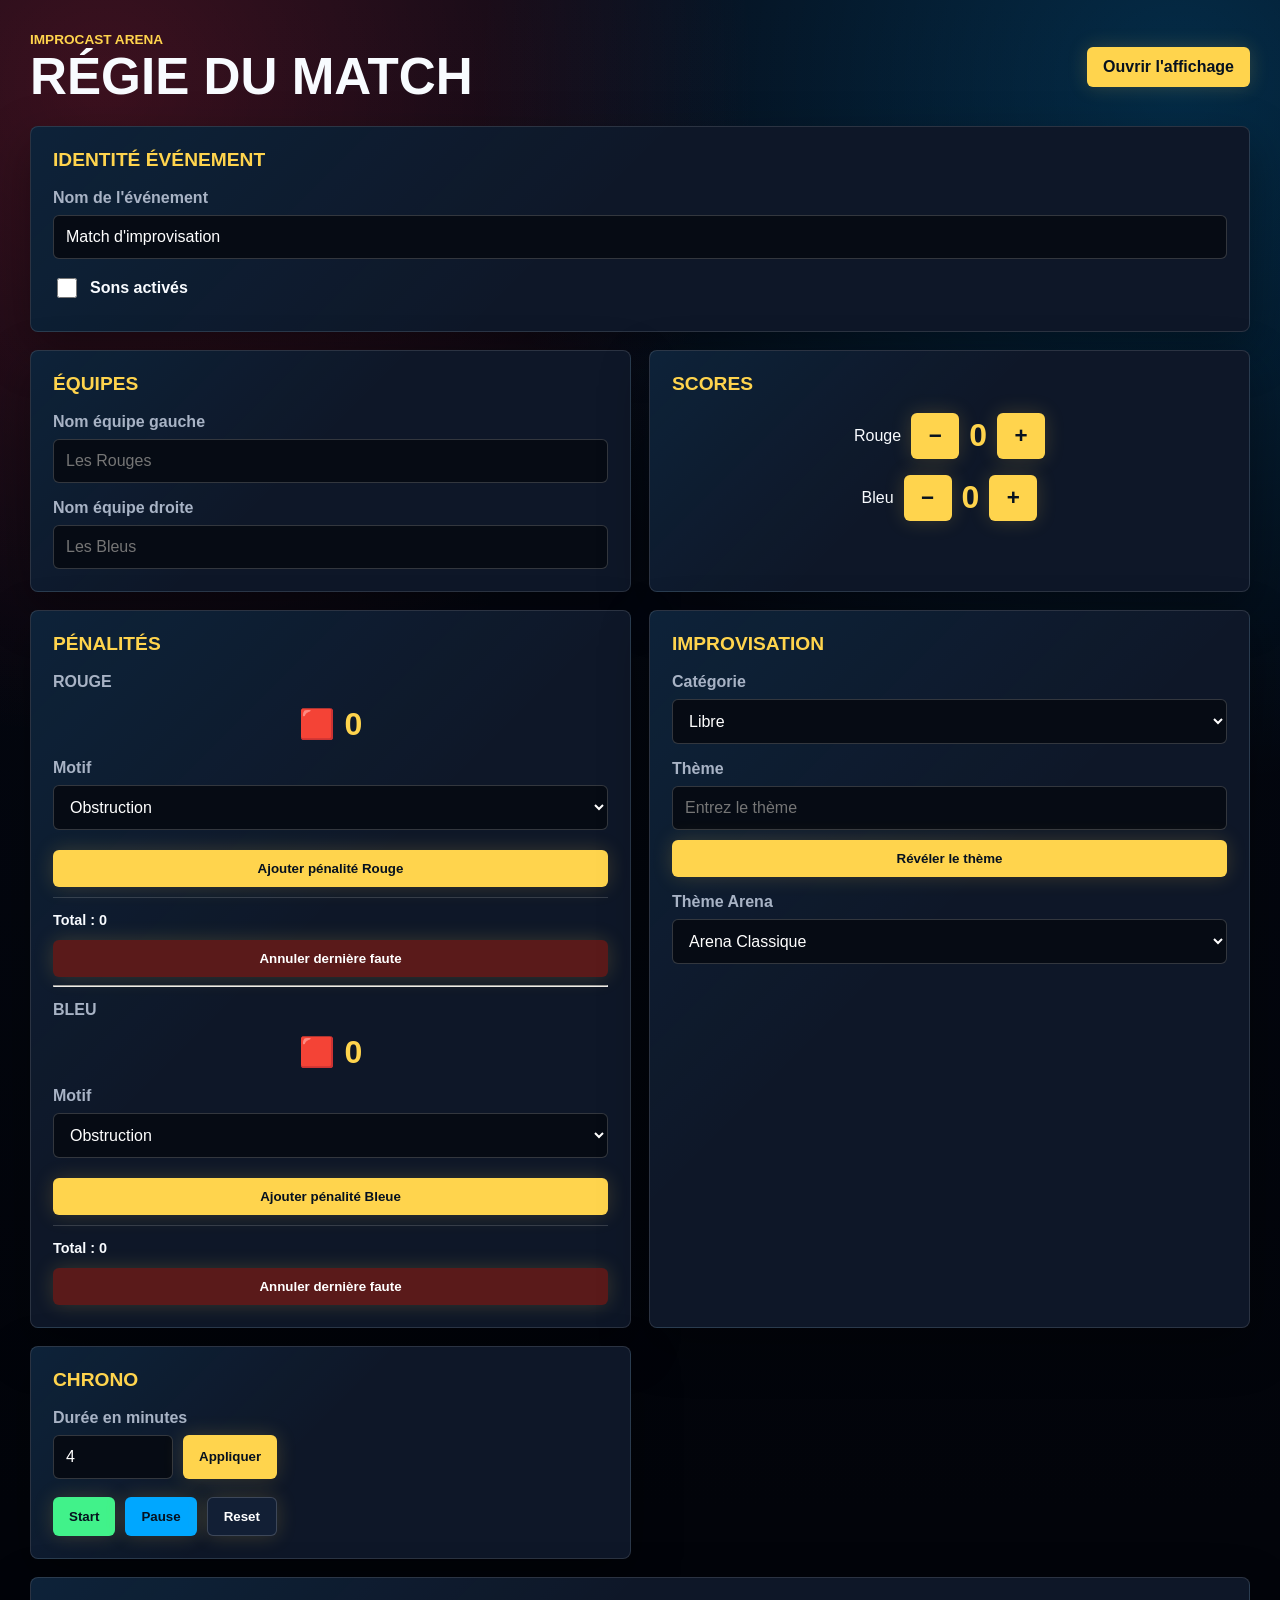
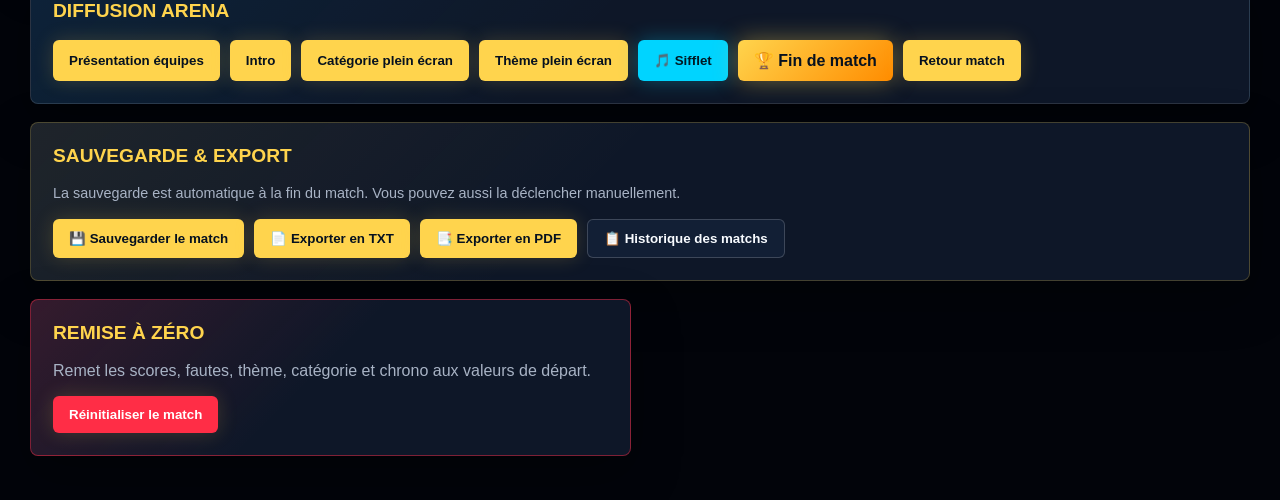
<file: admin-improcast.html>
<!DOCTYPE html>
<html lang="fr">
<head>
    <meta charset="UTF-8">
    <meta name="viewport" content="width=device-width, initial-scale=1.0">
    <title>ImproCast Arena - Administration</title>
    <link rel="stylesheet" href="./asset/css/admin-improcast.css">
</head>
<body>
    <main class="admin-shell">
        <header class="admin-header">
            <div>
                <p class="eyebrow">ImproCast Arena</p>
                <h1>Régie du match</h1>
            </div>
            <a class="display-link" href="./improcast.html" target="_blank" rel="noreferrer">
                Ouvrir l'affichage
            </a>
        </header>

        <section class="admin-grid" aria-label="Réglages du match">

            <!-- IDENTITÉ ÉVÉNEMENT -->
            <article class="panel wide-panel">
                <h2>Identité événement</h2>
                <label for="nomEvenement">Nom de l'événement</label>
                <input type="text" id="nomEvenement" placeholder="Finale ImproCast 2026">

             <label class="switch-line" for="sonsActifs">
                    <input type="checkbox" id="sonsActifs">
                    <span>Sons activés</span>
                </label>
            </article>

            <!-- ÉQUIPES -->
            <article class="panel">
                <h2>Équipes</h2>
                <label for="nomEquipeRouge">Nom équipe gauche</label>
                <input type="text" id="nomEquipeRouge" placeholder="Les Rouges">
                <label for="nomEquipeBleue">Nom équipe droite</label>
                <input type="text" id="nomEquipeBleue" placeholder="Les Bleus">
            </article>

            <!-- SCORES -->
            <article class="panel">
                <h2>Scores</h2>
                <div class="score-control">
                    <span>Rouge</span>
                    <button id="moinsRouge" type="button">−</button>
                    <strong id="scoreRouge">0</strong>
                    <button id="plusRouge" type="button">+</button>
                </div>
                <div class="score-control">
                    <span>Bleu</span>
                    <button id="moinsBleu" type="button">−</button>
                    <strong id="scoreBleu">0</strong>
                    <button id="plusBleu" type="button">+</button>
                </div>
            </article>

            <!-- PÉNALITÉS -->
            <article class="panel">
                <h2>Pénalités</h2>

                <h3>Rouge</h3>
                <div class="penalty-counter">🟥 <strong id="penaliteRouge">0</strong></div>
                <label for="fauteRouge">Motif</label>
                <select id="fauteRouge">
                    <option>Obstruction</option>
                    <option>Cabotinage</option>
                    <option>Confusion</option>
                    <option>Cliché</option>
                    <option>Décrochage</option>
                    <option>Refus de personnage</option>
                    <option>Accessoire illégal</option>
                    <option>Retard de jeu</option>
                    <option>Mauvaise catégorie</option>
                    <option>Autre...</option>
                </select>
                <input type="text" id="fauteRougeCustom" placeholder="Motif personnalisé" style="display:none;">
                <button id="ajouterFauteRouge" type="button">Ajouter pénalité Rouge</button>
                <div id="historiqueRouge" class="historique-fautes"></div>
                <button id="annulerFauteRouge" type="button">Annuler dernière faute</button>

                <hr>

                <h3>Bleu</h3>
                <div class="penalty-counter">🟥 <strong id="penaliteBleu">0</strong></div>
                <label for="fauteBleue">Motif</label>
                <select id="fauteBleue">
                    <option>Obstruction</option>
                    <option>Cabotinage</option>
                    <option>Confusion</option>
                    <option>Cliché</option>
                    <option>Décrochage</option>
                    <option>Refus de personnage</option>
                    <option>Accessoire illégal</option>
                    <option>Retard de jeu</option>
                    <option>Mauvaise catégorie</option>
                    <option>Autre...</option>
                </select>
                <input type="text" id="fauteBleueCustom" placeholder="Motif personnalisé" style="display:none;">
                <button id="ajouterFauteBleue" type="button">Ajouter pénalité Bleue</button>
                <div id="historiqueBleu" class="historique-fautes"></div>
                <button id="annulerFauteBleue" type="button">Annuler dernière faute</button>
            </article>

            <!-- IMPROVISATION -->
            <article class="panel">
                <h2>Improvisation</h2>
                <label for="categorie">Catégorie</label>
                <select id="categorie">
                    <option>Libre</option>
                    <option>Chantée</option>
                    <option>Rimée</option>
                    <option>Sans paroles</option>
                    <option>Doublage</option>
                    <option>À la manière de</option>
                    <option>Comparée</option>
                    <option>Mixte</option>
                </select>
                <label for="theme">Thème</label>
                <input type="text" id="theme" placeholder="Entrez le thème">
                <button id="showThemeBtn" type="button" style="margin-top:10px;width:100%;">Révéler le thème</button>
            <label for="themeArena">Thème Arena</label>
<select id="themeArena">
    <option value="classic">Arena Classique</option>
    <option value="hockey">Arena Hockey</option>
    <option value="football">Arena Football</option>
    <option value="neon">Arena Néon</option>
    <option value="future">Arena Futuriste</option>
</select>
            </article>

            <!-- CHRONO -->
            <article class="panel">
                <h2>Chrono</h2>
                <label for="dureeChrono">Durée en minutes</label>
                <div class="inline-control">
                    <input type="number" id="dureeChrono" value="4" min="1" max="60">
                    <button id="appliquerDuree" type="button">Appliquer</button>
                </div>
                <div class="chrono-actions">
                    <button id="startChrono" type="button">Start</button>
                    <button id="pauseChrono" type="button">Pause</button>
                    <button id="resetChrono" type="button">Reset</button>
                </div>
            </article>

            <!-- DIFFUSION ARENA -->
            <article class="panel wide-panel">
                <h2>Diffusion Arena</h2>
                <div class="show-actions">
                    <button id="showTeams" type="button">Présentation équipes</button>
                    <button id="showIntro" type="button">Intro</button>
                    <button id="showCategorie" type="button">Catégorie plein écran</button>
                    <button id="showTheme" type="button">Thème plein écran</button>
                    <!-- ✨ P1 : Bouton Sifflet -->
                    <button id="sifflet" type="button" class="btn-sifflet">🎵 Sifflet</button>
                    <!-- ✨ P1 : Bouton Fin de match -->
                    <button id="finMatch" type="button" class="btn-endmatch">🏆 Fin de match</button>
                    <button id="hideOverlay" type="button">Retour match</button>
                </div>
            </article>

            <!-- ✨ P1 : SAUVEGARDE & EXPORT -->
            <article class="panel wide-panel save-panel">
                <h2>Sauvegarde &amp; Export</h2>
                <p class="save-desc">La sauvegarde est automatique à la fin du match. Vous pouvez aussi la déclencher manuellement.</p>
                <div class="show-actions">
                    <button id="sauvegarderMatch" type="button">💾 Sauvegarder le match</button>
                    <button id="exportTxt" type="button">📄 Exporter en TXT</button>
                    <button id="exportPdf" type="button">📑 Exporter en PDF</button>
                    <button id="voirHistorique" type="button" class="btn-secondary">📋 Historique des matchs</button>
                </div>

                <!-- Panneau historique des matchs sauvegardés -->
                <div id="panelHistorique" class="match-history" style="display:none;">
                    <h3>Matchs sauvegardés</h3>
                    <div id="listeMatchs" class="liste-matchs"></div>
                    <button id="fermerHistorique" type="button" class="btn-secondary" style="margin-top:12px;">Fermer</button>
                </div>
            </article>

            <!-- REMISE À ZÉRO -->
            <article class="panel danger-panel">
                <h2>Remise à zéro</h2>
                <p>Remet les scores, fautes, thème, catégorie et chrono aux valeurs de départ.</p>
                <button id="resetMatch" type="button">Réinitialiser le match</button>
            </article>

        </section>
    </main>

    <script src="./asset/js/admin-improcast.js"></script>
</body>
</html>
</file>
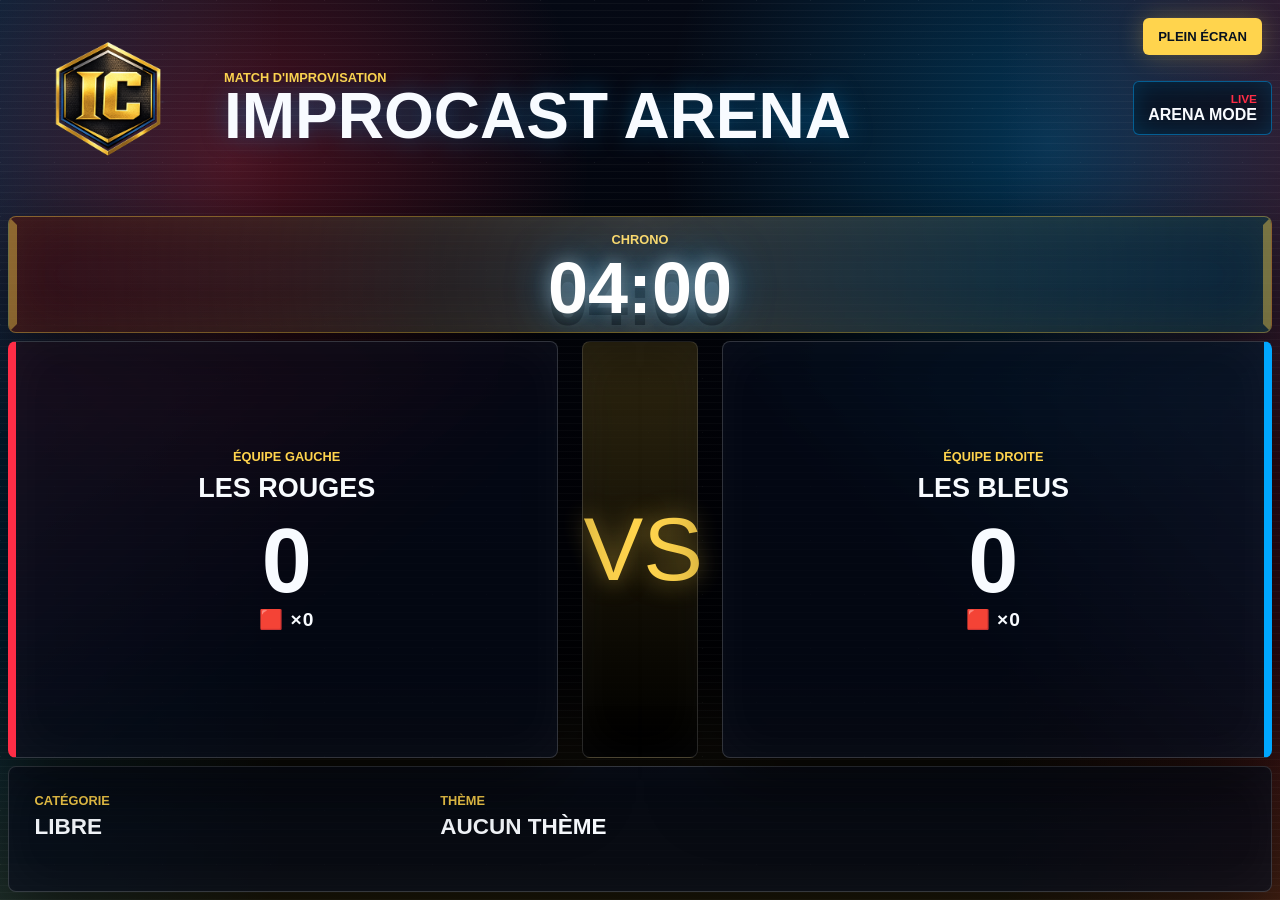
<file: improcast.html>
<!DOCTYPE html>
<html lang="fr">
<head>
    <meta charset="UTF-8">
    <meta name="viewport" content="width=device-width, initial-scale=1.0">
    <title>ImproCast Arena - Affichage</title>
    <link rel="stylesheet" href="./asset/css/improcast.css">
</head>
<body class="display-page">

    <button id="pleinEcran" class="fullscreen-button" type="button">
        Plein écran
    </button>

    <main class="display-shell" aria-live="polite">

        <!-- HEADER : brand-lockup + arena-status correctement fermés -->
        <header class="display-header">
            <div class="brand-lockup">
                <img src="./asset/images/ImproCast-logo.png"
                     alt="ImproCast Arena"
                     class="logo-arena">
                <div>
                    <p id="eventNameAff" class="eyebrow">Match d'improvisation</p>
                    <h1>ImproCast Arena</h1>
                </div>
            </div>
            <div class="arena-status">
                <span>Live</span>
                <strong>ARENA MODE</strong>
            </div>
        </header>

        <!-- CHRONO -->
        <section class="timer-stage" aria-label="Chronomètre">
            <p class="timer-label">Chrono</p>
            <time id="chronoAff" class="timer" datetime="PT4M">04:00</time>
        </section>

        <!-- SCOREBOARD -->
        <section class="scoreboard" aria-label="Tableau des scores">
            <article class="team team-red">
                <p class="team-label">Équipe gauche</p>
                <h2 id="nomRougeAff">Les Rouges</h2>
                <p class="score" id="scoreRougeAff">0</p>
                <p class="penalty" id="penaliteRougeAff">🟥 ×0</p>
            </article>

            <div class="versus-panel" aria-hidden="true">
                <span>VS</span>
            </div>

            <article class="team team-blue">
                <p class="team-label">Équipe droite</p>
                <h2 id="nomBleuAff">Les Bleus</h2>
                <p class="score" id="scoreBleuAff">0</p>
                <p class="penalty" id="penaliteBleuAff">🟦 ×0</p>
            </article>
        </section>

        <!-- INFOS IMPROVISATION -->
        <section class="match-info" aria-label="Informations de l'improvisation">
            <div class="info-block category-block">
                <p class="info-label">Catégorie</p>
                <p id="categorieAff" class="info-value">Libre</p>
            </div>
            <div class="info-block theme-block">
                <p class="info-label">Thème</p>
                <p id="themeAff" class="info-value">Aucun thème</p>
            </div>
        </section>

    </main>

    <!-- =============================================
         OVERLAY UNIQUE — géré dynamiquement par JS
         Modes : teams | intro | category | theme |
                 timeup | penalty | whistle | endmatch
    ============================================= -->
    <section id="arenaOverlay" class="arena-overlay" aria-hidden="true" aria-live="assertive">

        <p id="overlayKicker" class="overlay-kicker">ImproCast Arena</p>

        <!-- Bloc équipes (présentation + intro) -->
        <div class="teams-showcase" id="teamsShowcase">
            <div id="teamLeft" class="team-showcase">Les Rouges</div>
            <img id="overlayLogo"
                 class="overlay-logo"
                 src="./asset/images/improcast_arena_logo_officiel-removebg.png"
                 alt="ImproCast Arena">
            <div id="teamRight" class="team-showcase">Les Bleus</div>
        </div>

        <!-- Bloc titre / texte (catégorie, thème, time-up, pénalité, sifflet) -->
        <h2 id="overlayTitle"></h2>
        <p id="overlayText"></p>

        <!-- =============================================
             OVERLAY FIN DE MATCH (P1)
             Bloc dédié — activé par classe overlay-endmatch
        ============================================= -->
        <div id="endmatchBlock" class="endmatch-block" style="display:none;">
            <div class="endmatch-trophy">🏆</div>
            <p class="endmatch-label">MATCH TERMINÉ</p>
            <p class="endmatch-winner" id="endmatchWinner">LES ROUGES</p>
            <div class="endmatch-scores" id="endmatchScores">0 – 0</div>
        </div>

    </section>

    <script src="./asset/js/affichage.js"></script>
</body>
</html>
</file>
<file: asset/css/admin-improcast.css>
/* ============================================================
   admin-improcast.css — ImproCast Arena — Régie
   P1 : styles sifflet, fin de match, sauvegarde, historique matchs
============================================================ */

:root {
    --bg: #050914;
    --panel: #0e1728;
    --panel-strong: #121f35;
    --line: rgba(255, 255, 255, 0.12);
    --gold: #ffd44d;
    --blue: #00a7ff;
    --red: #ff2d46;
    --text: #f8fbff;
    --muted: #a8b3c5;
}

* {
    box-sizing: border-box;
}

body {
    margin: 0;
    color: var(--text);
    background:
        radial-gradient(circle at 8% 4%, rgba(255, 45, 70, 0.22), transparent 28%),
        radial-gradient(circle at 92% 4%, rgba(0, 167, 255, 0.22), transparent 30%),
        linear-gradient(180deg, #050914, #02040a 72%);
    font-family: Arial, Helvetica, sans-serif;
}

.admin-shell {
    width: min(1220px, calc(100% - 32px));
    margin: 0 auto;
    padding: 32px 0 44px;
}

.admin-header {
    display: flex;
    align-items: center;
    justify-content: space-between;
    gap: 20px;
    margin-bottom: 24px;
}

.eyebrow {
    margin: 0 0 6px;
    color: var(--gold);
    font-size: 0.85rem;
    font-weight: 900;
    letter-spacing: 0;
    text-transform: uppercase;
}

h1, h2, p {
    margin-top: 0;
}

h1 {
    margin-bottom: 0;
    font-size: clamp(2rem, 4vw, 3.6rem);
    line-height: 0.95;
    text-transform: uppercase;
}

h2 {
    margin-bottom: 18px;
    color: var(--gold);
    font-size: 1.2rem;
    text-transform: uppercase;
}

h3 {
    margin: 14px 0 8px;
    font-size: 1rem;
    color: var(--muted);
    text-transform: uppercase;
}

/* ============================================================
   BOUTONS
============================================================ */
.display-link,
button {
    border: 0;
    border-radius: 6px;
    padding: 11px 16px;
    color: #06111f;
    background: var(--gold);
    box-shadow: 0 0 20px rgba(255, 212, 77, 0.18);
    font-weight: 900;
    text-decoration: none;
    cursor: pointer;
    transition: filter 0.15s;
}

button:hover,
.display-link:hover {
    filter: brightness(1.08);
}

/* ✨ P1 : Bouton Sifflet */
.btn-sifflet {
    background: #00d4ff;
    color: #001a24;
    box-shadow: 0 0 20px rgba(0, 212, 255, 0.3);
}

.btn-sifflet:hover {
    filter: brightness(1.1);
}

.btn-sifflet.btn-flash {
    animation: adminFlash 0.5s ease-out;
}

/* ✨ P1 : Bouton Fin de match */
.btn-endmatch {
    background: linear-gradient(135deg, #ffd44d, #ff8c00);
    color: #07111f;
    box-shadow: 0 0 24px rgba(255, 212, 77, 0.4);
    font-size: 1rem;
}

/* Bouton secondaire (historique, fermer) */
.btn-secondary {
    color: var(--text) !important;
    background: var(--panel-strong) !important;
    border: 1px solid rgba(255, 255, 255, 0.18) !important;
    box-shadow: none !important;
}

@keyframes adminFlash {
    0%   { box-shadow: 0 0 0 rgba(0, 212, 255, 0); }
    30%  { box-shadow: 0 0 40px 12px rgba(0, 212, 255, 0.7); filter: brightness(1.5); }
    100% { box-shadow: 0 0 20px rgba(0, 212, 255, 0.3); filter: brightness(1); }
}

/* ============================================================
   GRILLE
============================================================ */
.admin-grid {
    display: grid;
    grid-template-columns: repeat(2, minmax(0, 1fr));
    gap: 18px;
}

.panel {
    border: 1px solid var(--line);
    border-radius: 8px;
    padding: 22px;
    background:
        linear-gradient(135deg, rgba(0, 167, 255, 0.08), transparent 46%),
        var(--panel);
    box-shadow: 0 18px 48px rgba(0, 0, 0, 0.34);
}

.wide-panel {
    grid-column: 1 / -1;
}

/* ============================================================
   FORMULAIRES
============================================================ */
label {
    display: block;
    margin: 16px 0 8px;
    color: var(--muted);
    font-weight: 800;
}

input,
select {
    width: 100%;
    border: 1px solid rgba(255, 255, 255, 0.18);
    border-radius: 6px;
    padding: 12px;
    color: #fff;
    background: #060b14;
    font: inherit;
}

input:focus,
select:focus {
    border-color: var(--blue);
    box-shadow: 0 0 0 3px rgba(0, 167, 255, 0.18);
    outline: none;
}

.switch-line {
    display: flex;
    align-items: center;
    gap: 10px;
    width: fit-content;
    color: var(--text);
}

.switch-line input {
    width: 20px;
    height: 20px;
    accent-color: var(--gold);
}

/* ============================================================
   CONTRÔLE SCORES
============================================================ */
.score-control {
    display: flex;
    align-items: center;
    justify-content: center;
    gap: 10px;
    margin-top: 16px;
}

.score-control strong {
    color: var(--gold);
    text-align: center;
    font-size: 2rem;
}

.score-control button {
    min-width: 48px;
    padding: 10px;
    font-size: 1.4rem;
}

/* ============================================================
   CHRONO
============================================================ */
.inline-control {
    display: flex;
    gap: 10px;
}

.inline-control input {
    max-width: 120px;
}

.chrono-actions,
.show-actions {
    display: flex;
    flex-wrap: wrap;
    gap: 10px;
    margin-top: 18px;
}

.chrono-actions button:nth-child(1) { background: #41f28a; }
.chrono-actions button:nth-child(2) { background: var(--blue); }
.chrono-actions button:nth-child(3) {
    color: #fff;
    background: var(--panel-strong);
    border: 1px solid rgba(255, 255, 255, 0.18);
}

/* ============================================================
   PÉNALITÉS
============================================================ */
.penalty-counter {
    display: flex;
    justify-content: center;
    align-items: center;
    gap: 10px;
    margin: 15px 0;
    font-size: 1.8rem;
    font-weight: 900;
}

.penalty-counter strong {
    color: var(--gold);
    font-size: 2rem;
}

#ajouterFauteRouge,
#ajouterFauteBleue {
    width: 100%;
    margin-top: 10px;
}

#fauteRouge,
#fauteBleue,
#fauteRougeCustom,
#fauteBleueCustom {
    width: 100%;
    margin-bottom: 10px;
}

.historique-fautes {
    margin-top: 10px;
    padding-top: 10px;
    border-top: 1px solid rgba(255, 255, 255, 0.15);
    font-size: 0.9rem;
}

.historique-fautes div {
    margin: 4px 0;
}

#annulerFauteRouge,
#annulerFauteBleue {
    margin-top: 8px;
    width: 100%;
    background: #5a1a1a;
    color: #fff;
}

/* ============================================================
   PANEL DANGER
============================================================ */
.danger-panel {
    border-color: rgba(255, 45, 70, 0.46);
    background:
        linear-gradient(135deg, rgba(255, 45, 70, 0.16), transparent 48%),
        var(--panel);
}

.danger-panel p {
    color: var(--muted);
}

.danger-panel button {
    color: #fff;
    background: var(--red);
}

/* ============================================================
   ✨ P1 : PANEL SAUVEGARDE
============================================================ */
.save-panel {
    border-color: rgba(255, 212, 77, 0.22);
    background:
        linear-gradient(135deg, rgba(255, 212, 77, 0.07), transparent 46%),
        var(--panel);
}

.save-desc {
    color: var(--muted);
    margin-bottom: 4px;
    font-size: 0.9rem;
}

/* ============================================================
   ✨ P1 : HISTORIQUE DES MATCHS SAUVEGARDÉS
============================================================ */
.match-history {
    margin-top: 20px;
    padding-top: 16px;
    border-top: 1px solid rgba(255, 255, 255, 0.15);
}

.match-history h3 {
    color: var(--gold);
    font-size: 1rem;
    text-transform: uppercase;
    margin-bottom: 12px;
}

.liste-matchs {
    display: flex;
    flex-direction: column;
    gap: 10px;
    max-height: 400px;
    overflow-y: auto;
    padding-right: 4px;
}

.liste-matchs::-webkit-scrollbar {
    width: 4px;
}
.liste-matchs::-webkit-scrollbar-track {
    background: var(--panel);
}
.liste-matchs::-webkit-scrollbar-thumb {
    background: rgba(255, 255, 255, 0.2);
    border-radius: 2px;
}

.match-record {
    border: 1px solid rgba(255, 255, 255, 0.12);
    border-radius: 6px;
    padding: 12px 14px;
    background: rgba(255, 255, 255, 0.04);
    display: flex;
    flex-direction: column;
    gap: 6px;
}

.match-record-header {
    display: flex;
    justify-content: space-between;
    font-size: 0.78rem;
    color: var(--muted);
}

.match-event {
    font-weight: 700;
    color: var(--gold);
    overflow: hidden;
    text-overflow: ellipsis;
    white-space: nowrap;
    max-width: 55%;
}

.match-record-scores {
    display: flex;
    align-items: center;
    gap: 12px;
    font-size: 1rem;
    font-weight: 700;
}

.mr-rouge { color: var(--red); }
.mr-bleu  { color: var(--blue); }
.mr-sep   { color: var(--muted); }

.match-record-meta {
    font-size: 0.82rem;
    color: var(--muted);
    overflow: hidden;
    text-overflow: ellipsis;
    white-space: nowrap;
}

.btn-delete-match {
    align-self: flex-end;
    padding: 5px 10px !important;
    font-size: 0.78rem !important;
    background: rgba(255, 45, 70, 0.18) !important;
    color: var(--red) !important;
    border: 1px solid rgba(255, 45, 70, 0.3) !important;
}

/* ============================================================
   RESPONSIVE
============================================================ */
@media (max-width: 780px) {
    .admin-header,
    .inline-control {
        align-items: stretch;
        flex-direction: column;
    }

    .admin-grid {
        grid-template-columns: 1fr;
    }

    .show-actions {
        flex-direction: column;
    }
}
</file>
<file: asset/css/improcast.css>
/* ============================================================
   improcast.css — ImproCast Arena — Affichage public
   P1 : overlay fin de match, sifflet, corrections
============================================================ */

:root {
    --arena-black: #03050a;
    --panel: rgba(5, 10, 22, 0.78);
    --line: rgba(255, 255, 255, 0.18);
    --gold: #ffd44d;
    --blue: #00a7ff;
    --red: #ff2d46;
    --text: #f8fbff;
}

* {
    box-sizing: border-box;
}

html,
body {
    width: 100%;
    height: 100%;
    min-height: 100%;
    overflow: hidden;
}

body {
    margin: 0;
    color: var(--text);
    background:
        radial-gradient(circle at 18% 18%, rgba(255, 45, 70, 0.28), transparent 28%),
        radial-gradient(circle at 82% 16%, rgba(0, 167, 255, 0.28), transparent 30%),
        linear-gradient(120deg, rgba(255, 255, 255, 0.06) 1px, transparent 1px),
        linear-gradient(180deg, #050914 0%, #010208 62%, #000 100%);
    background-size: auto, auto, 54px 54px, auto;
    font-family: Impact, Haettenschweiler, "Arial Narrow Bold", Arial, Helvetica, sans-serif;
}

body::before,
body::after {
    position: fixed;
    z-index: 0;
    pointer-events: none;
    content: "";
}

body::before {
    inset: 0;
    background:
        linear-gradient(90deg, rgba(0, 167, 255, 0.15), transparent 22%, transparent 78%, rgba(255, 45, 70, 0.16)),
        repeating-linear-gradient(0deg, rgba(255, 255, 255, 0.035) 0 1px, transparent 1px 7px);
    mix-blend-mode: screen;
}

body::after {
    inset: auto 0 0;
    height: 28vh;
    background: linear-gradient(180deg, transparent, rgba(255, 212, 77, 0.12));
}

.display-page {
    overflow: hidden;
}

/* ============================================================
   BOUTON PLEIN ÉCRAN
============================================================ */
.fullscreen-button {
    position: fixed;
    top: 18px;
    right: 18px;
    z-index: 20;
    border: 1px solid rgba(255, 212, 77, 0.55);
    border-radius: 6px;
    padding: 10px 14px;
    color: #07111f;
    background: var(--gold);
    box-shadow: 0 0 24px rgba(255, 212, 77, 0.28);
    font: 800 0.82rem Arial, Helvetica, sans-serif;
    text-transform: uppercase;
    cursor: pointer;
}

/* ============================================================
   SHELL PRINCIPAL
============================================================ */
.display-shell {
    position: relative;
    z-index: 1;
    display: grid;
    height: 100vh;
    box-sizing: border-box;
    grid-template-rows: auto 13vh 1fr 14vh;
    gap: 8px;
    padding: 8px;
}

/* ============================================================
   HEADER — bug fermeture div corrigé
============================================================ */
.display-header {
    display: flex;
    align-items: center;
    justify-content: space-between;
    gap: 22px;
}

.brand-lockup {
    display: flex;
    align-items: center;
    gap: 16px;
}

.logo-arena {
    width: 200px;
    height: auto;
    object-fit: contain;
}

.eyebrow,
.team-label,
.info-label,
.timer-label {
    margin: 0;
    color: var(--gold);
    font-family: Arial, Helvetica, sans-serif;
    font-size: clamp(0.76rem, 1vw, 0.96rem);
    font-weight: 900;
    letter-spacing: 0;
    text-transform: uppercase;
}

h1 {
    margin: 2px 0 0;
    font-size: clamp(2.1rem, 5vw, 5rem);
    line-height: 0.92;
    text-shadow: 0 0 26px rgba(0, 167, 255, 0.38);
    text-transform: uppercase;
}

.arena-status {
    min-width: 126px;
    border: 1px solid rgba(0, 167, 255, 0.5);
    border-radius: 6px;
    padding: 10px 14px;
    background: rgba(0, 12, 24, 0.68);
    box-shadow: inset 0 0 24px rgba(0, 167, 255, 0.18);
    text-align: right;
}

.arena-status span {
    display: block;
    color: var(--red);
    font: 900 0.74rem Arial, Helvetica, sans-serif;
    text-transform: uppercase;
}

.arena-status strong {
    font: 900 1rem Arial, Helvetica, sans-serif;
}

/* ============================================================
   CHRONO
============================================================ */
.timer-stage {
    position: relative;
    display: grid;
    place-items: center;
    overflow: hidden;
    border: 1px solid rgba(255, 212, 77, 0.42);
    border-radius: 8px;
    padding: 8px;
    background:
        linear-gradient(90deg, rgba(255, 45, 70, 0.17), transparent 35%, rgba(0, 167, 255, 0.18)),
        rgba(0, 0, 0, 0.66);
    box-shadow: 0 18px 60px rgba(0, 0, 0, 0.48), inset 0 0 54px rgba(255, 212, 77, 0.08);
}

.timer-stage::before,
.timer-stage::after {
    position: absolute;
    inset: 0;
    content: "";
}

.timer-stage::before {
    background: linear-gradient(90deg, transparent, rgba(255, 255, 255, 0.18), transparent);
    animation: lightSweep 4.2s linear infinite;
}

.timer-stage::after {
    border: 8px solid transparent;
    border-inline-color: rgba(255, 212, 77, 0.42);
}

.timer {
    position: relative;
    margin: 0;
    color: #fff;
    font-size: clamp(3rem, 8vh, 7rem);
    font-weight: 900;
    line-height: 0.8;
    text-shadow:
        0 0 18px rgba(255, 255, 255, 0.42),
        0 0 42px rgba(0, 167, 255, 0.58),
        0 12px 0 rgba(0, 0, 0, 0.4);
}

.timer.is-danger {
    color: #fff2f2;
    animation: dangerPulse 1s ease-in-out infinite;
    text-shadow: 0 0 28px rgba(255, 45, 70, 0.9), 0 0 62px rgba(255, 45, 70, 0.58);
}

/* ============================================================
   SCOREBOARD
============================================================ */
.scoreboard {
    display: grid;
    grid-template-columns: minmax(0, 1fr) clamp(70px, 9vw, 130px) minmax(0, 1fr);
    align-items: stretch;
    gap: clamp(12px, 2vw, 24px);
}

.team,
.versus-panel,
.match-info {
    border: 1px solid var(--line);
    border-radius: 8px;
    background: var(--panel);
    box-shadow: 0 24px 70px rgba(0, 0, 0, 0.52), inset 0 0 50px rgba(255, 255, 255, 0.035);
}

.team {
    position: relative;
    display: flex;
    min-height: 0;
    flex-direction: column;
    justify-content: center;
    overflow: hidden;
    padding: clamp(22px, 3vw, 42px);
    text-align: center;
}

.team::before {
    position: absolute;
    inset: 0;
    z-index: -1;
    content: "";
    transform: skewX(-12deg) scaleX(1.2);
}

.team-red { border-left: 8px solid var(--red); }
.team-red::before { background: linear-gradient(135deg, rgba(255, 45, 70, 0.34), transparent 62%); }

.team-blue { border-right: 8px solid var(--blue); }
.team-blue::before { background: linear-gradient(225deg, rgba(0, 167, 255, 0.34), transparent 62%); }

.team h2 {
    min-height: 1.7em;
    margin: 12px 0 4px;
    overflow-wrap: anywhere;
    font-size: clamp(1.5rem, 3vh, 3rem);
    line-height: 0.94;
    text-transform: uppercase;
}

.score {
    margin: 0;
    font-size: clamp(3rem, 10vh, 8rem);
    font-weight: 900;
    line-height: 0.78;
}

.score-pop {
    animation: scorePop 0.7s ease-out;
}

.penalty {
    margin-top: 12px;
    font-size: 1.2rem;
    font-weight: 800;
    letter-spacing: 1px;
    text-transform: uppercase;
}

.versus-panel {
    display: grid;
    min-width: 0;
    place-items: center;
    background:
        linear-gradient(180deg, rgba(255, 212, 77, 0.18), rgba(0, 0, 0, 0.76)),
        rgba(0, 0, 0, 0.72);
}

.versus-panel span {
    color: var(--gold);
    font-size: clamp(2.8rem, 7vw, 7rem);
    line-height: 0.85;
    text-shadow: 0 0 25px rgba(255, 212, 77, 0.54);
}

/* ============================================================
   MATCH INFO
============================================================ */
.match-info {
    display: grid;
    grid-template-columns: minmax(190px, 0.65fr) minmax(0, 1.35fr);
    gap: 18px;
    padding: clamp(16px, 2vw, 26px);
}

.info-block {
    min-height: 90px;
}

.info-value {
    margin: 6px 0 0;
    overflow-wrap: anywhere;
    font-size: clamp(1.2rem, 2.5vh, 2.8rem);
    font-weight: 900;
    line-height: 1.15;
    text-transform: uppercase;
}

.info-swipe {
    animation: infoSwipe 0.65s ease-out;
}

/* ============================================================
   OVERLAY — base
============================================================ */
.arena-overlay {
    position: fixed;
    inset: 0;
    z-index: 15;
    display: grid;
    place-items: center;
    padding: clamp(24px, 5vw, 72px);
    color: #fff;
    background:
        radial-gradient(circle at 50% 35%, rgba(255, 212, 77, 0.24), transparent 31%),
        linear-gradient(135deg, rgba(255, 45, 70, 0.88), rgba(0, 0, 0, 0.9) 46%, rgba(0, 167, 255, 0.82)),
        #000;
    opacity: 0;
    pointer-events: none;
    text-align: center;
    transform: scale(1.06);
    transition: opacity 0.35s ease, transform 0.35s ease;
}

.arena-overlay.is-visible {
    opacity: 1;
    transform: scale(1);
    pointer-events: auto;
}

.arena-overlay > * {
    grid-column: 1;
    grid-row: 1;
}

/* ============================================================
   OVERLAY — éléments internes
============================================================ */
.overlay-logo {
    align-self: start;
    justify-self: center;
    width: 220px;
    height: auto;
    margin-bottom: 30px;
}

.overlay-kicker {
    align-self: center;
    margin: -80px 0 clamp(120px, 15vw, 180px);
    color: var(--gold);
    font: 900 clamp(2rem, 4vw, 4rem) Arial, Helvetica, sans-serif;
    text-transform: uppercase;
    letter-spacing: 3px;
    text-shadow:
        0 0 10px rgba(255, 212, 77, 0.5),
        0 0 30px rgba(255, 212, 77, 0.3);
}

.arena-overlay h2 {
    margin: 0;
    max-width: min(1200px, 96vw);
    overflow-wrap: anywhere;
    font-size: clamp(4rem, 14vw, 14rem);
    line-height: 0.82;
    text-shadow: 0 0 36px rgba(255, 255, 255, 0.5), 0 0 70px rgba(255, 212, 77, 0.45);
    text-transform: uppercase;
}

.arena-overlay p:last-child {
    align-self: center;
    margin: clamp(80px, 10vw, 120px) 0 0;
    max-width: min(1100px, 92vw);
    overflow-wrap: anywhere;
    font-size: clamp(2rem, 5vw, 5rem);
    line-height: 1.1;
    text-transform: uppercase;
}

/* ============================================================
   OVERLAY INTRO
============================================================ */
.overlay-intro .overlay-logo {
    width: 700px !important;
    max-width: 90vw;
    animation: arenaExplosion 1.2s ease-out;
}

.overlay-logo {
    animation: arenaLogo 2s ease-in-out infinite alternate;
}

/* ============================================================
   TEAMS SHOWCASE
============================================================ */
.teams-showcase {
    display: flex;
    align-items: center;
    justify-content: center;
    gap: 60px;
    margin-top: 50px;
}

.team-showcase {
    font-size: clamp(2rem, 4vw, 4rem);
    font-weight: 900;
    text-transform: uppercase;
}

#teamLeft  { color: var(--red); }
#teamRight { color: var(--blue); }

/* ============================================================
   OVERLAY PÉNALITÉ
============================================================ */
.overlay-penalty {
    background:
        radial-gradient(circle, rgba(180, 0, 0, 0.95) 0%, rgba(90, 0, 0, 0.98) 60%, rgba(30, 0, 0, 1) 100%);
}

.overlay-penalty #overlayTitle {
    font-size: clamp(4rem, 8vw, 8rem);
    color: #ff4040;
    text-shadow: 0 0 20px rgba(255, 0, 0, 0.8), 0 0 50px rgba(255, 0, 0, 0.6);
    animation: cartonImpact 0.4s ease-out, cartonShake 0.5s ease-in-out;
}

.overlay-penalty #overlayText {
    font-size: clamp(2rem, 4vw, 4rem);
    font-weight: 900;
    text-transform: uppercase;
    animation: fadeUp 0.5s ease-out;
}

.overlay-penalty #overlayKicker {
    font-size: clamp(1.5rem, 2vw, 2rem);
    color: #ffffff;
}

/* ============================================================
   OVERLAY TIME UP
============================================================ */
.overlay-timeup h2 {
    color: #fff;
    animation: dangerPulse 0.72s ease-in-out infinite;
}

/* ============================================================
   OVERLAY SIFFLET / ARRÊT DE JEU — P1
============================================================ */
.overlay-whistle {
    background:
        radial-gradient(circle at 50% 40%, rgba(255, 212, 77, 0.35), transparent 45%),
        linear-gradient(135deg, rgba(5, 20, 40, 0.96), rgba(0, 0, 0, 0.98));
}

.overlay-whistle #overlayTitle {
    font-size: clamp(5rem, 12vw, 12rem);
    color: var(--gold);
    text-shadow:
        0 0 30px rgba(255, 212, 77, 0.8),
        0 0 70px rgba(255, 212, 77, 0.4);
    animation: whistleImpact 0.5s ease-out;
    letter-spacing: 4px;
}

.overlay-whistle #overlayKicker {
    color: rgba(255, 255, 255, 0.7);
}

/* ============================================================
   OVERLAY FIN DE MATCH — P1
============================================================ */
.overlay-endmatch {
    background:
        radial-gradient(circle at 50% 30%, rgba(255, 212, 77, 0.45), transparent 50%),
        linear-gradient(135deg, rgba(10, 10, 30, 0.97), rgba(5, 5, 15, 0.99));
}

/* Bloc central fin de match */
.endmatch-block {
    display: flex;
    flex-direction: column;
    align-items: center;
    justify-content: center;
    gap: 16px;
    animation: endmatchEntrance 0.8s cubic-bezier(0.175, 0.885, 0.32, 1.275);
    background:
    radial-gradient(
        circle,
        rgba(255,212,77,.12),
        transparent 70%
    );
}

.endmatch-trophy {
    font-size: clamp(5rem, 12vw, 10rem);
    animation: trophyFloat 2.4s ease-in-out infinite alternate;
    filter: drop-shadow(0 0 40px rgba(255, 212, 77, 0.7));
}

.endmatch-label {
    font-size: clamp(1.5rem, 3vw, 3rem) !important;
    font-weight: 900;
    color: var(--gold) !important;
    letter-spacing: 6px;
    text-transform: uppercase;
    text-shadow: 0 0 20px rgba(255, 212, 77, 0.5);
    margin: 0 !important;
}

.endmatch-winner {
    font-size: clamp(3rem, 8vw, 9rem) !important;
    font-weight: 900;
    line-height: 0.9 !important;
    text-transform: uppercase;
    text-shadow: 0 0 40px rgba(255, 255, 255, 0.5), 0 0 80px rgba(255, 212, 77, 0.4);
    margin: 0 !important;
    animation: winnerPulse 1.4s ease-in-out infinite alternate;
}

.endmatch-scores {
    font-size: clamp(2rem, 5vw, 5rem) !important;
    color: rgba(255, 255, 255, 0.6) !important;
    font-weight: 900;
    letter-spacing: 8px;
    margin: 0 !important;
}

/* Couleurs vainqueur */
.winner-rouge .endmatch-winner { color: var(--red); }
.winner-bleu  .endmatch-winner { color: var(--blue); }
.winner-egalite .endmatch-winner { color: var(--gold); }

/* ============================================================
   ANIMATIONS — sans doublons
============================================================ */
@keyframes arenaLogo {
    from { transform: scale(1); }
    to   { transform: scale(1.08); }
}

@keyframes arenaExplosion {
    0%   { transform: scale(0); opacity: 0; filter: blur(25px); }
    60%  { transform: scale(1.25); opacity: 1; filter: blur(0); }
    100% { transform: scale(1); opacity: 1; }
}

@keyframes scorePop {
    0%   { color: #fff; filter: brightness(1.8); text-shadow: 0 0 60px var(--gold); transform: scale(1); }
    42%  { transform: scale(1.14); }
    100% { transform: scale(1); }
}

@keyframes infoSwipe {
    0%   { opacity: 0; transform: translateY(18px); }
    100% { opacity: 1; transform: translateY(0); }
}

@keyframes overlayHit {
    0%   { letter-spacing: 0; transform: scale(0.88); }
    55%  { transform: scale(1.06); }
    100% { transform: scale(1); }
}

@keyframes lightSweep {
    0%   { transform: translateX(-120%); }
    100% { transform: translateX(120%); }
}

@keyframes dangerPulse {
    0%, 100% { transform: scale(1); }
    50%       { transform: scale(1.04); }
}

@keyframes cartonImpact {
    0%   { transform: scale(0.2); opacity: 0; }
    70%  { transform: scale(1.15); }
    100% { transform: scale(1); opacity: 1; }
}

@keyframes cartonShake {
    0%, 100% { transform: translateX(0); }
    20%       { transform: translateX(-12px); }
    40%       { transform: translateX(12px); }
    60%       { transform: translateX(-8px); }
    80%       { transform: translateX(8px); }
}

@keyframes fadeUp {
    from { opacity: 0; transform: translateY(40px); }
    to   { opacity: 1; transform: translateY(0); }
}

@keyframes whistleImpact {
    0%   { transform: scale(0.3) rotate(-8deg); opacity: 0; }
    60%  { transform: scale(1.12) rotate(2deg); opacity: 1; }
    100% { transform: scale(1) rotate(0); }
}

@keyframes endmatchEntrance {
    0%   { transform: scale(0.5) translateY(60px); opacity: 0; }
    70%  { transform: scale(1.05) translateY(-8px); opacity: 1; }
    100% { transform: scale(1) translateY(0); opacity: 1; }
}

@keyframes trophyFloat {
    from { transform: translateY(0); }
    to   { transform: translateY(-14px); }
}

@keyframes winnerPulse {
    from { text-shadow: 0 0 40px rgba(255, 255, 255, 0.5), 0 0 80px rgba(255, 212, 77, 0.4); }
    to   { text-shadow: 0 0 60px rgba(255, 255, 255, 0.7), 0 0 120px rgba(255, 212, 77, 0.6); }
}

/* ============================================================
   RESPONSIVE
============================================================ */
@media (max-width: 960px) {
    .display-page { overflow: auto; }

    .display-shell {
        grid-template-rows: auto auto auto auto;
    }

    .display-header {
        align-items: flex-start;
        flex-direction: column;
    }

    .arena-status { text-align: left; }

    .scoreboard,
    .match-info {
        grid-template-columns: 1fr;
    }

    .versus-panel { min-height: 88px; }
    .team { min-height: 250px; }
}

@media (max-width: 560px) {
    .fullscreen-button {
        position: static;
        margin: 12px 12px 0 auto;
    }

    .display-shell { padding: 16px 12px 24px; }

    .brand-lockup { align-items: flex-start; }

    .timer { font-size: clamp(3rem, 8vw, 8rem); }

    .score { font-size: clamp(7rem, 34vw, 12rem); }

    .arena-overlay h2 { font-size: clamp(3.2rem, 18vw, 7rem); }

    .teams-showcase { flex-direction: column; gap: 24px; }
}
/* =====================================
   THEMES ARENA
===================================== */

body.theme-hockey {
    background:
    radial-gradient(circle at center,
    rgba(0,180,255,.20),
    transparent 60%),
    #00131d;
}

body.theme-football {
    background:
    radial-gradient(circle at center,
    rgba(0,255,120,.18),
    transparent 60%),
    #03140a;
}

body.theme-neon {
    background:
    radial-gradient(circle at center,
    rgba(255,0,255,.25),
    transparent 60%),
    #080012;
}

body.theme-future {
    background:
    radial-gradient(circle at center,
    rgba(0,255,255,.25),
    transparent 60%),
    #020d14;
}
#overlayTitle{
    margin-bottom:40px;
}

#overlayText{
    margin-top:0 !important;
    font-size:clamp(2rem,5vw,5rem);
    line-height:1.1;
}
#overlayTitle{
    z-index:10;
}

#overlayText{
    position:absolute;
    bottom:15%;
    left:50%;
    transform:translateX(-50%);
    width:90%;
    text-align:center;
    color:white;
    z-index:20;
}
/* =====================================
   SCORE FLASH
===================================== */

@keyframes scoreFlash {

    0% {
        transform: scale(1);
        color: white;
    }

    25% {
        transform: scale(1.35);
        color: #ffd44d;
        text-shadow:
            0 0 10px #ffd44d,
            0 0 25px #ffd44d,
            0 0 45px #ffd44d;
    }

    100% {
        transform: scale(1);
        color: white;
    }
}

.score-flash {
    animation: scoreFlash 0.6s ease;
}
/* =====================================
   CHRONO ARENA
===================================== */

.chrono-warning {
    color: #ffb300 !important;
    text-shadow:
        0 0 10px #ffb300,
        0 0 20px #ffb300;
}

@keyframes chronoDanger {

    0% {
        transform: scale(1);
    }

    50% {
        transform: scale(1.08);
    }

    100% {
        transform: scale(1);
    }
}

.chrono-danger {
    color: #ff3030 !important;
    text-shadow:
        0 0 15px #ff3030,
        0 0 30px #ff3030,
        0 0 50px #ff3030;

    animation: chronoDanger 0.8s infinite;
}
/* =====================================
   PENALTY FLASH ARENA
===================================== */

@keyframes penaltyShake {

    0% { transform: translateX(0); }
    20% { transform: translateX(-12px); }
    40% { transform: translateX(12px); }
    60% { transform: translateX(-8px); }
    80% { transform: translateX(8px); }
    100% { transform: translateX(0); }

}

@keyframes penaltyGlow {

    0% {
        box-shadow: inset 0 0 0 rgba(255,0,0,0);
    }

    50% {
        box-shadow: inset 0 0 300px rgba(255,0,0,0.65);
    }

    100% {
        box-shadow: inset 0 0 0 rgba(255,0,0,0);
    }

}

.overlay-penalty {

    animation:
        penaltyShake 0.5s ease,
        penaltyGlow 1s ease;

}
@keyframes themeReveal {

    0%{
    opacity:0;
    transform:translateX(-50%) scale(0.2);
}

50%{
    opacity:0.5;
    transform:translateX(-50%) scale(1.2);
}

100%{
    opacity:1;
    transform:translateX(-50%) scale(1);
}

}

.theme-reveal{

    animation:themeReveal 1.8s ease;

    color:#ffd44d;

    text-shadow:
        0 0 15px #ffd44d,
        0 0 35px #ffd44d,
        0 0 60px #ffd44d,
        0 0 90px #ffd44d;
}
/* =====================================
   ENDMATCH DELUXE
===================================== */

@keyframes trophyPulse {

    0% {
        transform: scale(1);
    }

    50% {
        transform: scale(1.15);
    }

    100% {
        transform: scale(1);
    }

}

@keyframes winnerGlow {

    0% {
        text-shadow:
            0 0 10px #ffd44d;
    }

    50% {
        text-shadow:
            0 0 25px #ffd44d,
            0 0 50px #ffd44d,
            0 0 90px #ffd44d;
    }

    100% {
        text-shadow:
            0 0 10px #ffd44d;
    }

}

.endmatch-trophy {

    animation:
        trophyPulse 2s infinite;

    filter:
        drop-shadow(0 0 20px #ffd44d)
        drop-shadow(0 0 40px #ffd44d);

}

.endmatch-winner {

    animation:
        winnerGlow 2s infinite;

    color: #ffd44d;

}

.endmatch-scores {

    font-size: clamp(3rem, 6vw, 6rem);

    font-weight: 900;

    text-shadow:
        0 0 15px rgba(255,255,255,.4);

}
</file>
